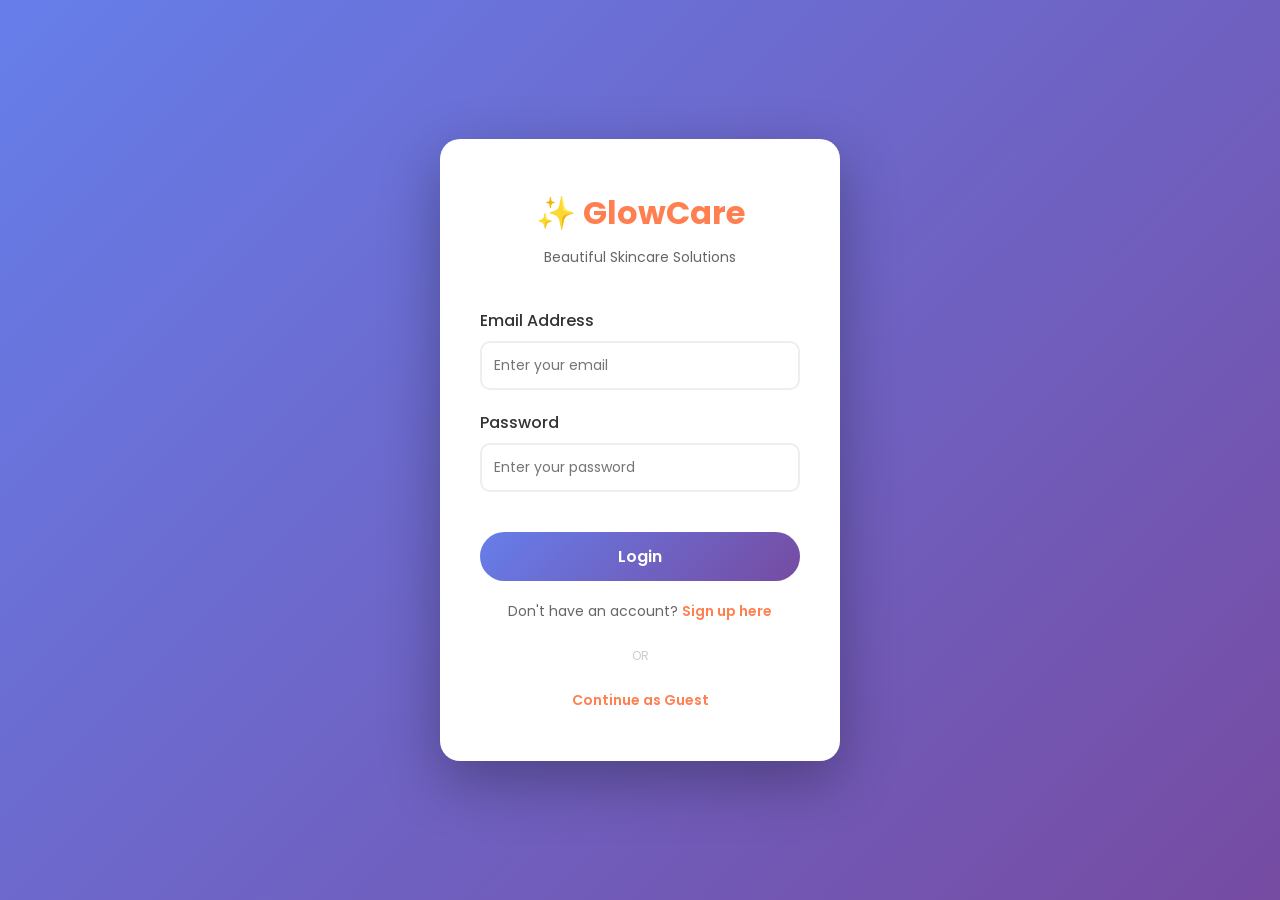
<file: index.html>
<!DOCTYPE html>
<html lang="en">

<head>
    <meta charset="UTF-8">
    <meta name="viewport" content="width=device-width, initial-scale=1.0">
    <title>GlowCare Login</title>
    <link href="https://fonts.googleapis.com/css2?family=Poppins:wght@300;400;500;600;700&display=swap"
        rel="stylesheet">
    <style>
        * {
            margin: 0;
            padding: 0;
            box-sizing: border-box;
            font-family: 'Poppins', sans-serif;
        }

        body {
            background: linear-gradient(135deg, #667eea 0%, #764ba2 100%);
            min-height: 100vh;
            display: flex;
            justify-content: center;
            align-items: center;
            padding: 20px;
        }

        .login-container {
            background: white;
            border-radius: 20px;
            box-shadow: 0 20px 60px rgba(0, 0, 0, 0.3);
            width: 100%;
            max-width: 400px;
            padding: 50px 40px;
            animation: slideIn 0.5s ease;
        }

        @keyframes slideIn {
            from {
                opacity: 0;
                transform: translateY(30px);
            }

            to {
                opacity: 1;
                transform: translateY(0);
            }
        }

        .brand {
            text-align: center;
            margin-bottom: 40px;
        }

        .brand h1 {
            font-size: 32px;
            color: #ff7f50;
            margin-bottom: 10px;
        }

        .brand p {
            color: #666;
            font-size: 14px;
        }

        .form-group {
            margin-bottom: 20px;
        }

        label {
            display: block;
            margin-bottom: 8px;
            color: #333;
            font-weight: 500;
        }

        input {
            width: 100%;
            padding: 12px;
            border: 2px solid #eee;
            border-radius: 10px;
            font-size: 14px;
            transition: border-color 0.3s;
        }

        input:focus {
            outline: none;
            border-color: #ff7f50;
        }

        input.error {
            border-color: #ff4d4d;
        }

        .error-message {
            color: #ff4d4d;
            font-size: 12px;
            margin-top: 5px;
            display: none;
        }

        .error-message.show {
            display: block;
        }

        .login-btn {
            width: 100%;
            padding: 12px;
            background: linear-gradient(135deg, #667eea 0%, #764ba2 100%);
            color: white;
            border: none;
            border-radius: 50px;
            font-size: 16px;
            font-weight: 600;
            cursor: pointer;
            margin-top: 20px;
            transition: opacity 0.3s;
        }

        .login-btn:hover {
            opacity: 0.9;
        }

        .login-btn:active {
            opacity: 0.8;
        }

        .success-message {
            background: #d4edda;
            color: #155724;
            padding: 12px;
            border-radius: 10px;
            margin-bottom: 20px;
            display: none;
            text-align: center;
        }

        .success-message.show {
            display: block;
        }

        .form-footer {
            text-align: center;
            margin-top: 20px;
            color: #666;
            font-size: 14px;
        }

        .form-footer a {
            color: #ff7f50;
            text-decoration: none;
            font-weight: 600;
            cursor: pointer;
        }

        .form-footer a:hover {
            text-decoration: underline;
        }

        .divider {
            text-align: center;
            margin: 25px 0;
            color: #ccc;
            font-size: 12px;
        }
    </style>
</head>

<body>

    <div class="login-container">
        <div class="brand">
            <h1>✨ GlowCare</h1>
            <p>Beautiful Skincare Solutions</p>
        </div>

        <div class="success-message" id="successMessage"></div>

        <form id="loginForm" onsubmit="handleLogin(event)">
            <div class="form-group">
                <label for="email">Email Address</label>
                <input type="email" id="email" placeholder="Enter your email" required>
                <div class="error-message" id="emailError"></div>
            </div>

            <div class="form-group">
                <label for="password">Password</label>
                <input type="password" id="password" placeholder="Enter your password" required>
                <div class="error-message" id="passwordError"></div>
            </div>

            <button type="submit" class="login-btn">Login</button>
        </form>

        <div class="form-footer">
            <p>Don't have an account? <a href="register.html">Sign up here</a></p>
        </div>

        <div class="divider">OR</div>

        <div class="form-footer">
            <p><a href="main.html">Continue as Guest</a></p>
        </div>
    </div>

    <script src="auth.js"></script>
    <script>
        function handleLogin(event) {
            event.preventDefault();

            // Clear previous errors
            document.getElementById('emailError').classList.remove('show');
            document.getElementById('passwordError').classList.remove('show');

            const email = document.getElementById('email').value.trim();
            const password = document.getElementById('password').value;

            // Validation
            let hasError = false;

            if (!email) {
                showError('emailError', 'Email is required');
                hasError = true;
            } else if (!validateEmail(email)) {
                showError('emailError', 'Invalid email format');
                hasError = true;
            }

            if (!password) {
                showError('passwordError', 'Password is required');
                hasError = true;
            }

            if (hasError) return;

            // Attempt login
            const result = loginUser(email, password);

            if (result.success) {
                document.getElementById('successMessage').textContent = result.message;
                document.getElementById('successMessage').classList.add('show');
                
                setTimeout(() => {
                    window.location.href = 'main.html';
                }, 1500);
            } else {
                alert(result.message);
            }
        }

        function showError(elementId, message) {
            const errorEl = document.getElementById(elementId);
            errorEl.textContent = message;
            errorEl.classList.add('show');

            // Also highlight the input
            const inputId = elementId.replace('Error', '');
            const input = document.getElementById(inputId);
            if (input) input.classList.add('error');
        }

        // Remove error styling when user starts typing
        document.getElementById('email').addEventListener('input', function() {
            this.classList.remove('error');
            document.getElementById('emailError').classList.remove('show');
        });

        document.getElementById('password').addEventListener('input', function() {
            this.classList.remove('error');
            document.getElementById('passwordError').classList.remove('show');
        });
    </script>

</body>

</html>
</file>
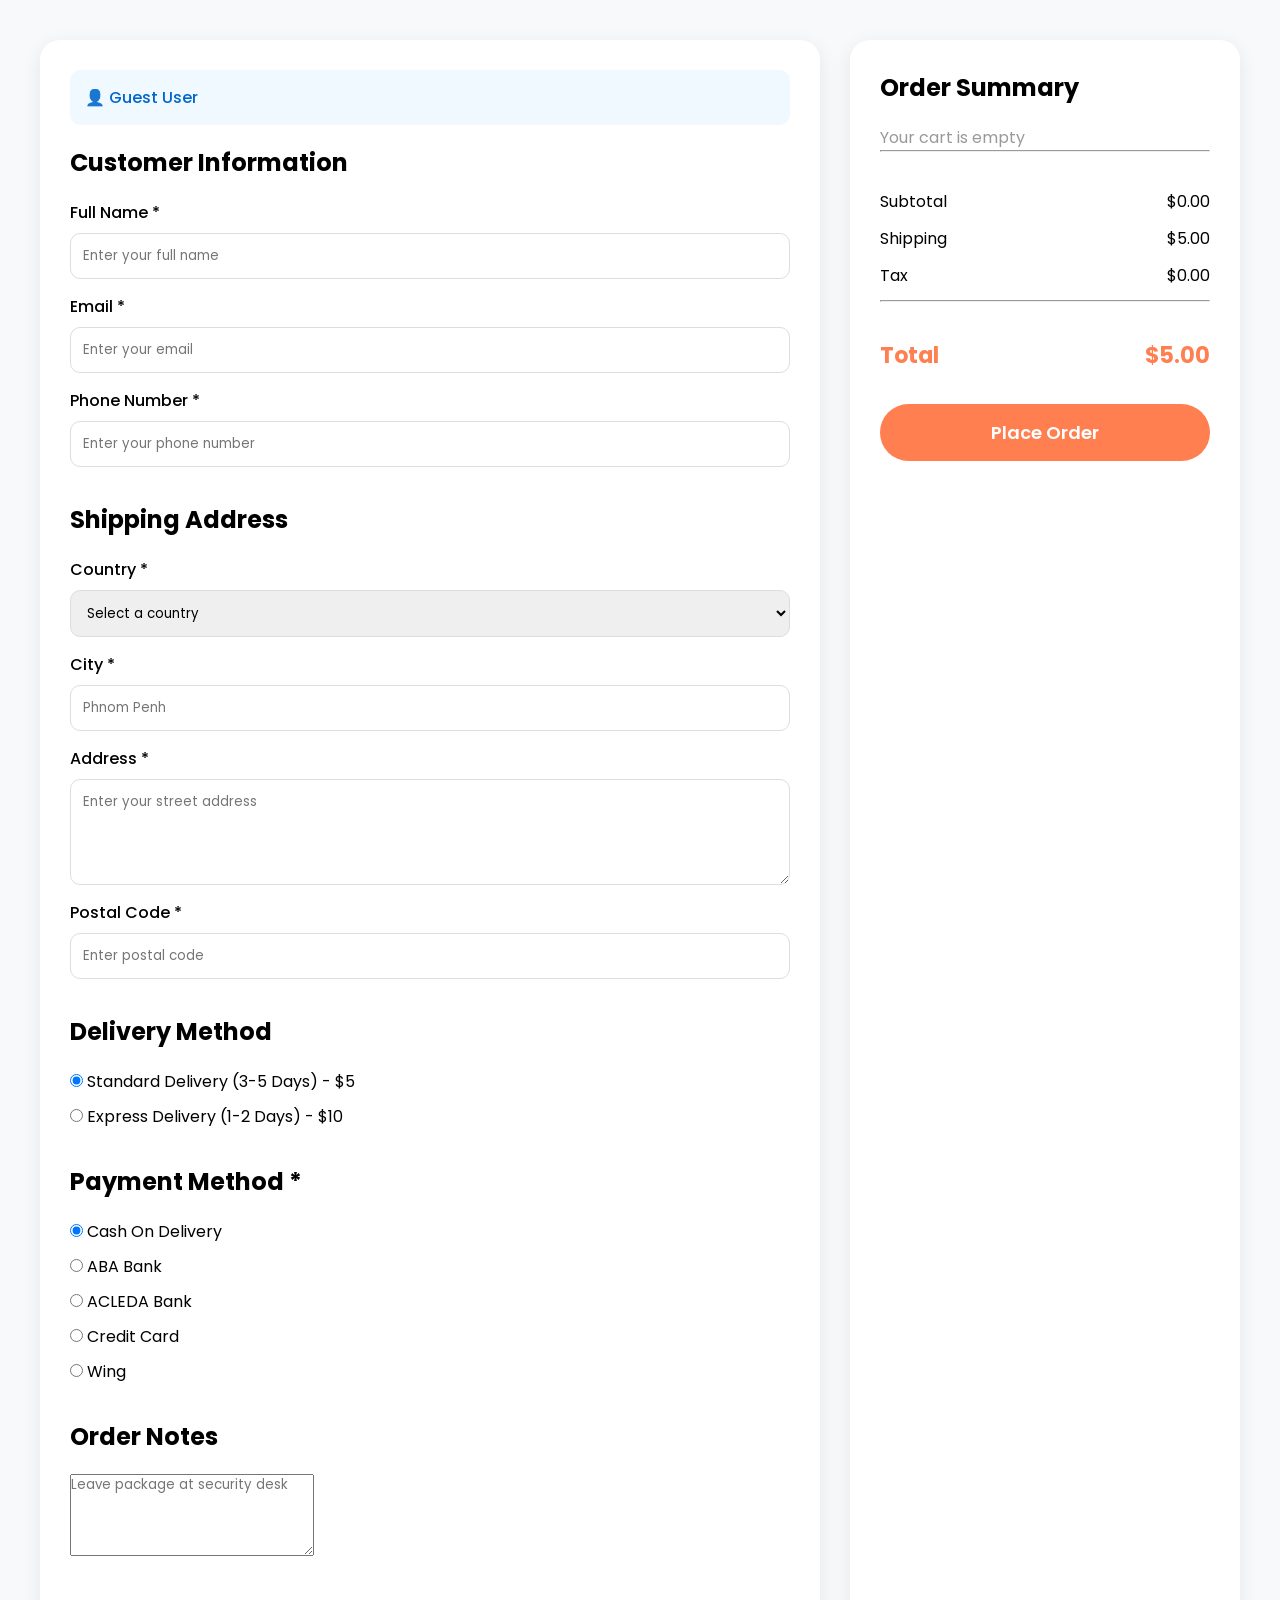
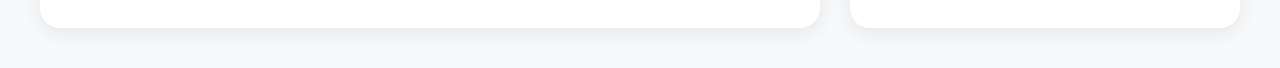
<file: checkout.html>
<!DOCTYPE html>
<html lang="en">

<head>
    <meta charset="UTF-8">
    <meta name="viewport" content="width=device-width, initial-scale=1.0">
    <title>GlowCare Checkout</title>

    <link href="https://fonts.googleapis.com/css2?family=Poppins:wght@300;400;500;600;700&display=swap"
        rel="stylesheet">

    <style>
        * {
            margin: 0;
            padding: 0;
            box-sizing: border-box;
            font-family: 'Poppins', sans-serif;
        }

        body {
            background: #f8f9fb;
            padding: 40px;
        }

        .checkout-container {
            max-width: 1200px;
            margin: auto;
            display: grid;
            grid-template-columns: 2fr 1fr;
            gap: 30px;
        }

        .checkout-left,
        .checkout-right {
            background: white;
            padding: 30px;
            border-radius: 20px;
            box-shadow: 0 5px 20px rgba(0, 0, 0, .08);
        }

        h2 {
            margin-bottom: 20px;
        }

        .section {
            margin-bottom: 35px;
        }

        .input-group {
            display: flex;
            flex-direction: column;
            margin-bottom: 15px;
        }

        .input-group label {
            margin-bottom: 8px;
            font-weight: 500;
        }

        .input-group input,
        .input-group textarea,
        .input-group select {
            padding: 12px;
            border: 1px solid #ddd;
            border-radius: 10px;
            transition: border-color 0.3s;
        }

        .input-group input:focus,
        .input-group textarea:focus,
        .input-group select:focus {
            outline: none;
            border-color: #ff7f50;
        }

        .input-group input.error,
        .input-group textarea.error,
        .input-group select.error {
            border-color: #ff4d4d;
        }

        .error-text {
            color: #ff4d4d;
            font-size: 12px;
            margin-top: 5px;
            display: none;
        }

        .error-text.show {
            display: block;
        }

        .auth-header {
            background: #f0f9ff;
            padding: 15px;
            border-radius: 10px;
            margin-bottom: 20px;
            display: flex;
            justify-content: space-between;
            align-items: center;
            font-weight: 500;
            color: #0066cc;
        }

        .radio-group {
            display: flex;
            flex-direction: column;
            gap: 10px;
        }

        .order-item {
            display: flex;
            justify-content: space-between;
            margin-bottom: 15px;
        }

        .summary-line {
            display: flex;
            justify-content: space-between;
            margin: 12px 0;
        }

        .total {
            font-size: 22px;
            font-weight: 700;
            color: #ff7f50;
        }

        .place-order {
            width: 100%;
            padding: 15px;
            border: none;
            background: #ff7f50;
            color: white;
            font-size: 18px;
            font-weight: 600;
            border-radius: 50px;
            cursor: pointer;
            margin-top: 20px;
            transition: opacity 0.3s;
        }

        .place-order:hover {
            opacity: .9;
        }

        .badges {
            margin-top: 20px;
        }

        .badges p {
            margin-bottom: 8px;
            color: #666;
        }

        .success {
            display: none;
            position: fixed;
            inset: 0;
            background: rgba(0, 0, 0, .7);
            justify-content: center;
            align-items: center;
        }

        .success-box {
            background: white;
            padding: 40px;
            border-radius: 20px;
            text-align: center;
            width: 450px;
        }

        .success-box h1 {
            color: #28a745;
            margin-bottom: 15px;
        }

        .success-box button {
            margin-top: 20px;
            padding: 12px 25px;
            border: none;
            border-radius: 30px;
            background: #ff7f50;
            color: white;
            cursor: pointer;
        }

        @media(max-width:1024px) {
            .checkout-container {
                gap: 20px;
            }

            .checkout-left,
            .checkout-right {
                padding: 25px;
            }
        }

        @media(max-width:900px) {

            .checkout-container {
                grid-template-columns: 1fr;
            }

            body {
                padding: 20px;
            }

        }

        @media(max-width:768px) {
            body {
                padding: 15px;
            }

            .checkout-container {
                gap: 15px;
            }

            .checkout-left,
            .checkout-right {
                padding: 20px;
                border-radius: 15px;
            }

            h2 {
                font-size: 18px;
                margin-bottom: 15px;
            }

            .section {
                margin-bottom: 25px;
            }

            .input-group input,
            .input-group textarea,
            .input-group select {
                padding: 10px;
                font-size: 14px;
            }

            .success-box {
                width: 90%;
                max-width: 400px;
                padding: 30px;
            }

            .success-box h1 {
                font-size: 24px;
            }

            .submit-btn {
                width: 100%;
            }
        }

        @media(max-width:480px) {
            body {
                padding: 10px;
            }

            .checkout-container {
                gap: 10px;
            }

            .checkout-left,
            .checkout-right {
                padding: 15px;
                border-radius: 12px;
            }

            h2 {
                font-size: 16px;
                margin-bottom: 12px;
            }

            .section {
                margin-bottom: 20px;
            }

            .input-group {
                margin-bottom: 12px;
            }

            .input-group label {
                font-size: 13px;
                margin-bottom: 6px;
            }

            .input-group input,
            .input-group textarea,
            .input-group select {
                padding: 8px;
                font-size: 13px;
                border-radius: 8px;
            }

            .auth-header {
                flex-direction: column;
                text-align: center;
            }

            .auth-header button {
                margin-top: 10px;
                margin-left: 0 !important;
            }

            .success-box {
                width: 95%;
                max-width: 350px;
                padding: 20px;
            }

            .success-box h1 {
                font-size: 20px;
            }

            .success-box p {
                font-size: 13px;
            }

            .success-box button {
                margin-top: 15px;
                padding: 10px 20px;
                font-size: 12px;
            }

            .badges {
                display: grid;
                grid-template-columns: 1fr;
                gap: 10px;
            }

            .badge {
                padding: 12px;
            }

            .badge h3 {
                font-size: 14px;
            }

            .badge p {
                font-size: 12px;
                margin-bottom: 6px;
            }
        }

        @media(max-width:360px) {
            body {
                padding: 8px;
            }

            .checkout-left,
            .checkout-right {
                padding: 12px;
            }

            h2 {
                font-size: 15px;
            }

            .success-box {
                width: 98%;
                padding: 15px;
            }
        }
    </style>
</head>

<body>

    <div class="checkout-container">

        <div class="checkout-left">

            <div class="auth-header">
                <span id="userGreeting"></span>
                <button id="logoutBtn" style="display:none; padding: 8px 15px; background: #ff7f50; color: white; border: none; border-radius: 20px; cursor: pointer; margin-left: 20px;">Logout</button>
            </div>

            <div class="section">

                <h2>Customer Information</h2>

                <div class="input-group">
                    <label>Full Name *</label>
                    <input type="text" id="fullName" placeholder="Enter your full name">
                    <div class="error-text" id="fullNameError"></div>
                </div>

                <div class="input-group">
                    <label>Email *</label>
                    <input type="email" id="email" placeholder="Enter your email">
                    <div class="error-text" id="emailError"></div>
                </div>

                <div class="input-group">
                    <label>Phone Number *</label>
                    <input type="text" id="phone" placeholder="Enter your phone number">
                    <div class="error-text" id="phoneError"></div>
                </div>

            </div>

            <div class="section">

                <h2>Shipping Address</h2>

                <div class="input-group">
                    <label>Country *</label>

                    <select id="country" onchange="updateTax()">
                        <option value="">Select a country</option>
                        <option value="Cambodia">Cambodia (Tax: 0%)</option>
                        <option value="Thailand">Thailand (Tax: 7%)</option>
                        <option value="Vietnam">Vietnam (Tax: 5%)</option>
                    </select>
                    <div class="error-text" id="countryError"></div>

                </div>

                <div class="input-group">
                    <label>City *</label>
                    <input type="text" id="city" placeholder="Phnom Penh">
                    <div class="error-text" id="cityError"></div>
                </div>

                <div class="input-group">
                    <label>Address *</label>
                    <textarea rows="4" id="address" placeholder="Enter your street address"></textarea>
                    <div class="error-text" id="addressError"></div>
                </div>

                <div class="input-group">
                    <label>Postal Code *</label>
                    <input type="text" id="postalCode" placeholder="Enter postal code">
                    <div class="error-text" id="postalCodeError"></div>
                </div>

            </div>

            <div class="section">

                <h2>Delivery Method</h2>

                <div class="radio-group">

                    <label>
                        <input type="radio" name="delivery" value="5" checked onchange="updateCalculations()">
                        Standard Delivery (3-5 Days) - $5
                    </label>

                    <label>
                        <input type="radio" name="delivery" value="10" onchange="updateCalculations()">
                        Express Delivery (1-2 Days) - $10
                    </label>

                </div>

            </div>

            <div class="section">

                <h2>Payment Method *</h2>

                <div class="radio-group">

                    <label>
                        <input type="radio" name="payment" value="cod" checked>
                        Cash On Delivery
                    </label>

                    <label>
                        <input type="radio" name="payment" value="aba">
                        ABA Bank
                    </label>

                    <label>
                        <input type="radio" name="payment" value="acleda">
                        ACLEDA Bank
                    </label>

                    <label>
                        <input type="radio" name="payment" value="credit">
                        Credit Card
                    </label>

                    <label>
                        <input type="radio" name="payment" value="wing">
                        Wing
                    </label>

                </div>
                <div class="error-text" id="paymentError"></div>

            </div>

            <div class="section">

                <h2>Order Notes</h2>

                <textarea rows="4" id="notes" placeholder="Leave package at security desk"></textarea>

            </div>

        </div>

        <div class="checkout-right">

            <h2>Order Summary</h2>

            <div id="orderItems"></div>

            <hr><br>

            <div class="summary-line">
                <span>Subtotal</span>
                <span id="subtotal">$0</span>
            </div>

            <div class="summary-line">
                <span>Shipping</span>
                <span id="shipping">$5</span>
            </div>

            <div class="summary-line">
                <span>Tax</span>
                <span id="tax">$0</span>
            </div>

            <hr><br>

            <div class="summary-line total">
                <span>Total</span>
                <span id="total">$0</span>
            </div>

            <button class="place-order" onclick="placeOrder()">
                Place Order
            </button>

        </div>

    </div>

    <div class="success" id="successPopup">

        <div class="success-box">

            <h1>✅ Order Placed!</h1>

            <p>Order #: GC2026001</p>

            <p>Thank you for shopping with GlowCare.</p>

            <p>A confirmation email will be sent shortly.</p>

            <button onclick="closeSuccess()">
                Continue Shopping
            </button>

        </div>

    </div>

    <script src="auth.js"></script>
    <script>
        // Tax rates by country
        const TAX_RATES = {
            'Cambodia': 0,
            'Thailand': 0.07,
            'Vietnam': 0.05
        };

        // Form field mappings
        const formFields = {
            fullName: 'fullNameError',
            email: 'emailError',
            phone: 'phoneError',
            country: 'countryError',
            city: 'cityError',
            address: 'addressError',
            postalCode: 'postalCodeError'
        };

        // Initialize page
        document.addEventListener('DOMContentLoaded', function() {
            checkAuthStatus();
            loadOrderSummary();
            attachFormListeners();
        });

        // Check if user is logged in
        function checkAuthStatus() {
            const user = getCurrentUser();
            const userGreeting = document.getElementById('userGreeting');
            const logoutBtn = document.getElementById('logoutBtn');

            if (user) {
                userGreeting.textContent = `👋 Welcome, ${user.fullName}!`;
                logoutBtn.style.display = 'block';
                logoutBtn.onclick = handleLogout;
                
                // Auto-fill form
                document.getElementById('fullName').value = user.fullName;
                document.getElementById('email').value = user.email;
            } else {
                userGreeting.textContent = '👤 Guest User';
            }
        }

        // Handle logout
        function handleLogout() {
            logoutUser();
            alert('You have been logged out');
            window.location.href = 'index.hmtl';
        }

        // Attach real-time validation listeners
        function attachFormListeners() {
            Object.keys(formFields).forEach(field => {
                const element = document.getElementById(field);
                if (element) {
                    element.addEventListener('input', function() {
                        clearError(field);
                    });
                    element.addEventListener('change', function() {
                        clearError(field);
                    });
                }
            });
        }

        // Clear error message
        function clearError(fieldName) {
            const errorId = formFields[fieldName];
            const element = document.getElementById(fieldName);
            if (element) {
                element.classList.remove('error');
            }
            const errorEl = document.getElementById(errorId);
            if (errorEl) {
                errorEl.classList.remove('show');
            }
        }

        // Show error message
        function showError(fieldName, message) {
            const errorId = formFields[fieldName];
            const element = document.getElementById(fieldName);
            const errorEl = document.getElementById(errorId);
            
            if (element) element.classList.add('error');
            if (errorEl) {
                errorEl.textContent = message;
                errorEl.classList.add('show');
            }
        }

        // Validate form
        function validateForm() {
            let isValid = true;

            // Full Name
            const fullName = document.getElementById('fullName').value.trim();
            if (!fullName) {
                showError('fullName', 'Full name is required');
                isValid = false;
            } else if (fullName.length < 2) {
                showError('fullName', 'Full name must be at least 2 characters');
                isValid = false;
            }

            // Email
            const email = document.getElementById('email').value.trim();
            if (!email) {
                showError('email', 'Email is required');
                isValid = false;
            } else if (!validateEmail(email)) {
                showError('email', 'Invalid email format');
                isValid = false;
            }

            // Phone
            const phone = document.getElementById('phone').value.trim();
            if (!phone) {
                showError('phone', 'Phone number is required');
                isValid = false;
            } else if (!validatePhone(phone)) {
                showError('phone', 'Invalid phone number (7-15 digits)');
                isValid = false;
            }

            // Country
            const country = document.getElementById('country').value;
            if (!country) {
                showError('country', 'Please select a country');
                isValid = false;
            }

            // City
            const city = document.getElementById('city').value.trim();
            if (!city) {
                showError('city', 'City is required');
                isValid = false;
            }

            // Address
            const address = document.getElementById('address').value.trim();
            if (!address) {
                showError('address', 'Address is required');
                isValid = false;
            } else if (address.length < 5) {
                showError('address', 'Address must be at least 5 characters');
                isValid = false;
            }

            // Postal Code
            const postalCode = document.getElementById('postalCode').value.trim();
            if (!postalCode) {
                showError('postalCode', 'Postal code is required');
                isValid = false;
            }

            // Payment method
            const paymentSelected = document.querySelector('input[name="payment"]:checked');
            if (!paymentSelected) {
                document.getElementById('paymentError').textContent = 'Please select a payment method';
                document.getElementById('paymentError').classList.add('show');
                isValid = false;
            } else {
                document.getElementById('paymentError').classList.remove('show');
            }

            return isValid;
        }

        // Update calculations when delivery method changes
        function updateCalculations() {
            const subtotal = parseFloat(document.getElementById('subtotal').textContent.replace('$', '')) || 0;
            const shipping = parseFloat(document.querySelector('input[name="delivery"]:checked').value) || 5;
            const country = document.getElementById('country').value;
            const taxRate = TAX_RATES[country] || 0;
            const tax = subtotal * taxRate;
            const total = subtotal + shipping + tax;

            document.getElementById('shipping').textContent = '$' + shipping.toFixed(2);
            document.getElementById('tax').textContent = '$' + tax.toFixed(2);
            document.getElementById('total').textContent = '$' + total.toFixed(2);
        }

        // Update tax when country changes
        function updateTax() {
            updateCalculations();
        }

        function placeOrder() {
            if (!validateForm()) {
                alert('Please fix the errors above before placing your order');
                return;
            }

            const formData = {
                fullName: document.getElementById('fullName').value,
                email: document.getElementById('email').value,
                phone: document.getElementById('phone').value,
                country: document.getElementById('country').value,
                city: document.getElementById('city').value,
                address: document.getElementById('address').value,
                postalCode: document.getElementById('postalCode').value,
                deliveryMethod: document.querySelector('input[name="delivery"]:checked').value,
                paymentMethod: document.querySelector('input[name="payment"]:checked').value,
                notes: document.getElementById('notes').value,
                total: document.getElementById('total').textContent,
                orderDate: new Date().toISOString()
            };

            // Store order in localStorage
            const orders = JSON.parse(localStorage.getItem('orders')) || [];
            const orderNumber = 'GC' + new Date().getFullYear() + String(orders.length + 1).padStart(5, '0');
            
            formData.orderNumber = orderNumber;
            orders.push(formData);
            localStorage.setItem('orders', JSON.stringify(orders));

            // Clear cart
            localStorage.removeItem('cart');

            // Show success popup
            document.getElementById('successPopup').style.display = 'flex';
            document.querySelector('.success-box p:nth-child(2)').textContent = 'Order #: ' + orderNumber;
        }

        function closeSuccess() {
            document.getElementById('successPopup').style.display = 'none';
            window.location.href = 'main.html';
        }

        function loadOrderSummary() {
            const cart = JSON.parse(localStorage.getItem('cart')) || [];
            const orderItems = document.getElementById('orderItems');

            let subtotal = 0;

            orderItems.innerHTML = '';

            if (cart.length === 0) {
                orderItems.innerHTML = '<p style="color: #999;">Your cart is empty</p>';
            } else {
                cart.forEach(item => {
                    const itemTotal = item.price * item.quantity;
                    subtotal += itemTotal;

                    orderItems.innerHTML += `
                <div class="order-item">
                    <span>${item.title} x ${item.quantity}</span>
                    <span>$${itemTotal.toFixed(2)}</span>
                </div>
            `;
                });
            }

            const shipping = 5;
            const country = document.getElementById('country').value || 'Cambodia';
            const tax = subtotal * (TAX_RATES[country] || 0);
            const total = subtotal + shipping + tax;

            document.getElementById('subtotal').innerText = '$' + subtotal.toFixed(2);
            document.getElementById('shipping').innerText = '$' + shipping.toFixed(2);
            document.getElementById('tax').innerText = '$' + tax.toFixed(2);
            document.getElementById('total').innerText = '$' + total.toFixed(2);
        }
    </script>

</body>

</html>
</file>
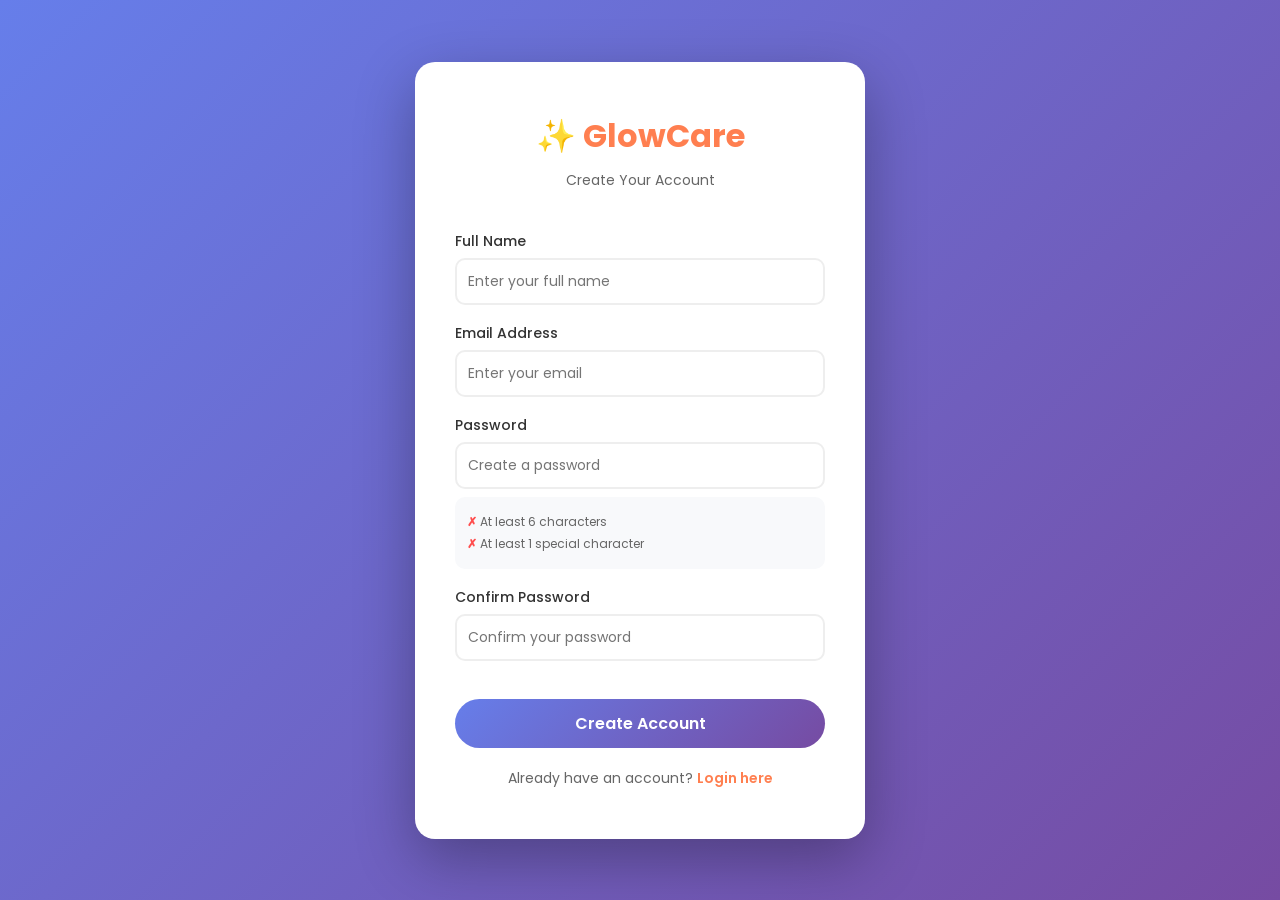
<file: register.html>
<!DOCTYPE html>
<html lang="en">

<head>
    <meta charset="UTF-8">
    <meta name="viewport" content="width=device-width, initial-scale=1.0">
    <title>GlowCare Register</title>
    <link href="https://fonts.googleapis.com/css2?family=Poppins:wght@300;400;500;600;700&display=swap"
        rel="stylesheet">
    <style>
        * {
            margin: 0;
            padding: 0;
            box-sizing: border-box;
            font-family: 'Poppins', sans-serif;
        }

        body {
            background: linear-gradient(135deg, #667eea 0%, #764ba2 100%);
            min-height: 100vh;
            display: flex;
            justify-content: center;
            align-items: center;
            padding: 20px;
        }

        .register-container {
            background: white;
            border-radius: 20px;
            box-shadow: 0 20px 60px rgba(0, 0, 0, 0.3);
            width: 100%;
            max-width: 450px;
            padding: 50px 40px;
            animation: slideIn 0.5s ease;
        }

        @keyframes slideIn {
            from {
                opacity: 0;
                transform: translateY(30px);
            }

            to {
                opacity: 1;
                transform: translateY(0);
            }
        }

        .brand {
            text-align: center;
            margin-bottom: 40px;
        }

        .brand h1 {
            font-size: 32px;
            color: #ff7f50;
            margin-bottom: 10px;
        }

        .brand p {
            color: #666;
            font-size: 14px;
        }

        .form-group {
            margin-bottom: 18px;
        }

        label {
            display: block;
            margin-bottom: 6px;
            color: #333;
            font-weight: 500;
            font-size: 14px;
        }

        input {
            width: 100%;
            padding: 11px;
            border: 2px solid #eee;
            border-radius: 10px;
            font-size: 14px;
            transition: border-color 0.3s;
        }

        input:focus {
            outline: none;
            border-color: #ff7f50;
        }

        input.error {
            border-color: #ff4d4d;
        }

        .error-message {
            color: #ff4d4d;
            font-size: 12px;
            margin-top: 4px;
            display: none;
        }

        .error-message.show {
            display: block;
        }

        .password-requirements {
            background: #f8f9fb;
            padding: 12px;
            border-radius: 10px;
            margin-top: 8px;
            font-size: 12px;
            color: #666;
        }

        .requirement {
            margin: 4px 0;
        }

        .requirement.met {
            color: #28a745;
        }

        .requirement:before {
            content: "✗ ";
            color: #ff4d4d;
            font-weight: bold;
        }

        .requirement.met:before {
            content: "✓ ";
            color: #28a745;
        }

        .register-btn {
            width: 100%;
            padding: 12px;
            background: linear-gradient(135deg, #667eea 0%, #764ba2 100%);
            color: white;
            border: none;
            border-radius: 50px;
            font-size: 16px;
            font-weight: 600;
            cursor: pointer;
            margin-top: 20px;
            transition: opacity 0.3s;
        }

        .register-btn:hover {
            opacity: 0.9;
        }

        .register-btn:active {
            opacity: 0.8;
        }

        .success-message {
            background: #d4edda;
            color: #155724;
            padding: 12px;
            border-radius: 10px;
            margin-bottom: 20px;
            display: none;
            text-align: center;
        }

        .success-message.show {
            display: block;
        }

        .form-footer {
            text-align: center;
            margin-top: 20px;
            color: #666;
            font-size: 14px;
        }

        .form-footer a {
            color: #ff7f50;
            text-decoration: none;
            font-weight: 600;
            cursor: pointer;
        }

        .form-footer a:hover {
            text-decoration: underline;
        }

        @media(max-width:768px) {
            .register-container {
                max-width: 90%;
                padding: 40px 30px;
            }

            .brand h1 {
                font-size: 28px;
            }

            .brand p {
                font-size: 13px;
            }

            .form-group {
                margin-bottom: 15px;
            }

            label {
                font-size: 13px;
                margin-bottom: 5px;
            }

            input {
                padding: 10px;
                font-size: 13px;
            }

            .password-requirements {
                padding: 10px;
                font-size: 11px;
            }

            .register-btn {
                padding: 11px;
                font-size: 15px;
                margin-top: 15px;
            }

            .form-footer {
                font-size: 13px;
            }
        }

        @media(max-width:480px) {
            body {
                padding: 15px;
            }

            .register-container {
                max-width: 100%;
                padding: 30px 20px;
                border-radius: 15px;
            }

            .brand h1 {
                font-size: 24px;
                margin-bottom: 8px;
            }

            .brand p {
                font-size: 12px;
            }

            .form-group {
                margin-bottom: 12px;
            }

            label {
                font-size: 12px;
                margin-bottom: 4px;
            }

            input {
                padding: 9px;
                font-size: 14px;
                border-radius: 8px;
            }

            .error-message {
                font-size: 11px;
                margin-top: 3px;
            }

            .password-requirements {
                padding: 8px;
                font-size: 10px;
                margin-top: 6px;
            }

            .requirement {
                margin: 3px 0;
            }

            .register-btn {
                padding: 10px;
                font-size: 14px;
                margin-top: 12px;
                border-radius: 8px;
            }

            .form-footer {
                font-size: 12px;
                margin-top: 15px;
            }
        }

        @media(max-width:360px) {
            .register-container {
                padding: 20px 15px;
            }

            .brand h1 {
                font-size: 20px;
            }

            .form-group {
                margin-bottom: 10px;
            }
        }
    </style>
</head>

<body>

    <div class="register-container">
        <div class="brand">
            <h1>✨ GlowCare</h1>
            <p>Create Your Account</p>
        </div>

        <div class="success-message" id="successMessage"></div>

        <form id="registerForm" onsubmit="handleRegister(event)">
            <div class="form-group">
                <label for="fullName">Full Name</label>
                <input type="text" id="fullName" placeholder="Enter your full name" required>
                <div class="error-message" id="fullNameError"></div>
            </div>

            <div class="form-group">
                <label for="email">Email Address</label>
                <input type="email" id="email" placeholder="Enter your email" required>
                <div class="error-message" id="emailError"></div>
            </div>

            <div class="form-group">
                <label for="password">Password</label>
                <input type="password" id="password" placeholder="Create a password" required>
                <div class="error-message" id="passwordError"></div>
                <div class="password-requirements">
                    <div class="requirement" id="req-length">At least 6 characters</div>
                    <div class="requirement" id="req-special">At least 1 special character</div>
                </div>
            </div>

            <div class="form-group">
                <label for="confirmPassword">Confirm Password</label>
                <input type="password" id="confirmPassword" placeholder="Confirm your password" required>
                <div class="error-message" id="confirmPasswordError"></div>
            </div>

            <button type="submit" class="register-btn">Create Account</button>
        </form>

        <div class="form-footer">
            <p>Already have an account? <a href="index.html">Login here</a></p>
        </div>
    </div>

    <script src="auth.js"></script>
    <script>
        // Real-time password validation
        document.getElementById('password').addEventListener('input', function() {
            const password = this.value;
            
            // Check length
            const lengthReq = document.getElementById('req-length');
            if (password.length >= 6) {
                lengthReq.classList.add('met');
            } else {
                lengthReq.classList.remove('met');
            }

            // Check special character
            const specialReq = document.getElementById('req-special');
            const hasSpecial = /[!@#$%^&*()_+\-=\[\]{};:'",.<>?/\\|`~]/.test(password);
            if (hasSpecial) {
                specialReq.classList.add('met');
            } else {
                specialReq.classList.remove('met');
            }

            // Remove error styling
            this.classList.remove('error');
            document.getElementById('passwordError').classList.remove('show');
        });

        // Remove error styling on input
        ['fullName', 'email', 'confirmPassword'].forEach(id => {
            document.getElementById(id).addEventListener('input', function() {
                this.classList.remove('error');
                document.getElementById(id + 'Error').classList.remove('show');
            });
        });

        function handleRegister(event) {
            event.preventDefault();

            // Clear previous errors
            ['fullName', 'email', 'password', 'confirmPassword'].forEach(id => {
                document.getElementById(id + 'Error').classList.remove('show');
                document.getElementById(id).classList.remove('error');
            });

            const fullName = document.getElementById('fullName').value.trim();
            const email = document.getElementById('email').value.trim();
            const password = document.getElementById('password').value;
            const confirmPassword = document.getElementById('confirmPassword').value;

            let hasError = false;

            // Validate full name
            if (!fullName) {
                showError('fullNameError', 'Full name is required');
                hasError = true;
            } else if (fullName.length < 2) {
                showError('fullNameError', 'Full name must be at least 2 characters');
                hasError = true;
            }

            // Validate email
            if (!email) {
                showError('emailError', 'Email is required');
                hasError = true;
            } else if (!validateEmail(email)) {
                showError('emailError', 'Invalid email format');
                hasError = true;
            }

            // Validate password
            if (!password) {
                showError('passwordError', 'Password is required');
                hasError = true;
            } else if (password.length < 6) {
                showError('passwordError', 'Password must be at least 6 characters');
                hasError = true;
            } else if (!/[!@#$%^&*()_+\-=\[\]{};:'",.<>?/\\|`~]/.test(password)) {
                showError('passwordError', 'Password must include at least 1 special character');
                hasError = true;
            }

            // Validate confirm password
            if (!confirmPassword) {
                showError('confirmPasswordError', 'Please confirm your password');
                hasError = true;
            } else if (password !== confirmPassword) {
                showError('confirmPasswordError', 'Passwords do not match');
                hasError = true;
            }

            if (hasError) return;

            // Attempt registration
            const result = registerUser(email, password, confirmPassword, fullName);

            if (result.success) {
                document.getElementById('successMessage').textContent = result.message;
                document.getElementById('successMessage').classList.add('show');
                
                setTimeout(() => {
                    window.location.href = 'index.html';
                }, 1500);
            } else {
                alert(result.message);
            }
        }

        function showError(elementId, message) {
            const errorEl = document.getElementById(elementId);
            errorEl.textContent = message;
            errorEl.classList.add('show');

            const inputId = elementId.replace('Error', '');
            const input = document.getElementById(inputId);
            if (input) input.classList.add('error');
        }
    </script>

</body>

</html>
</file>
